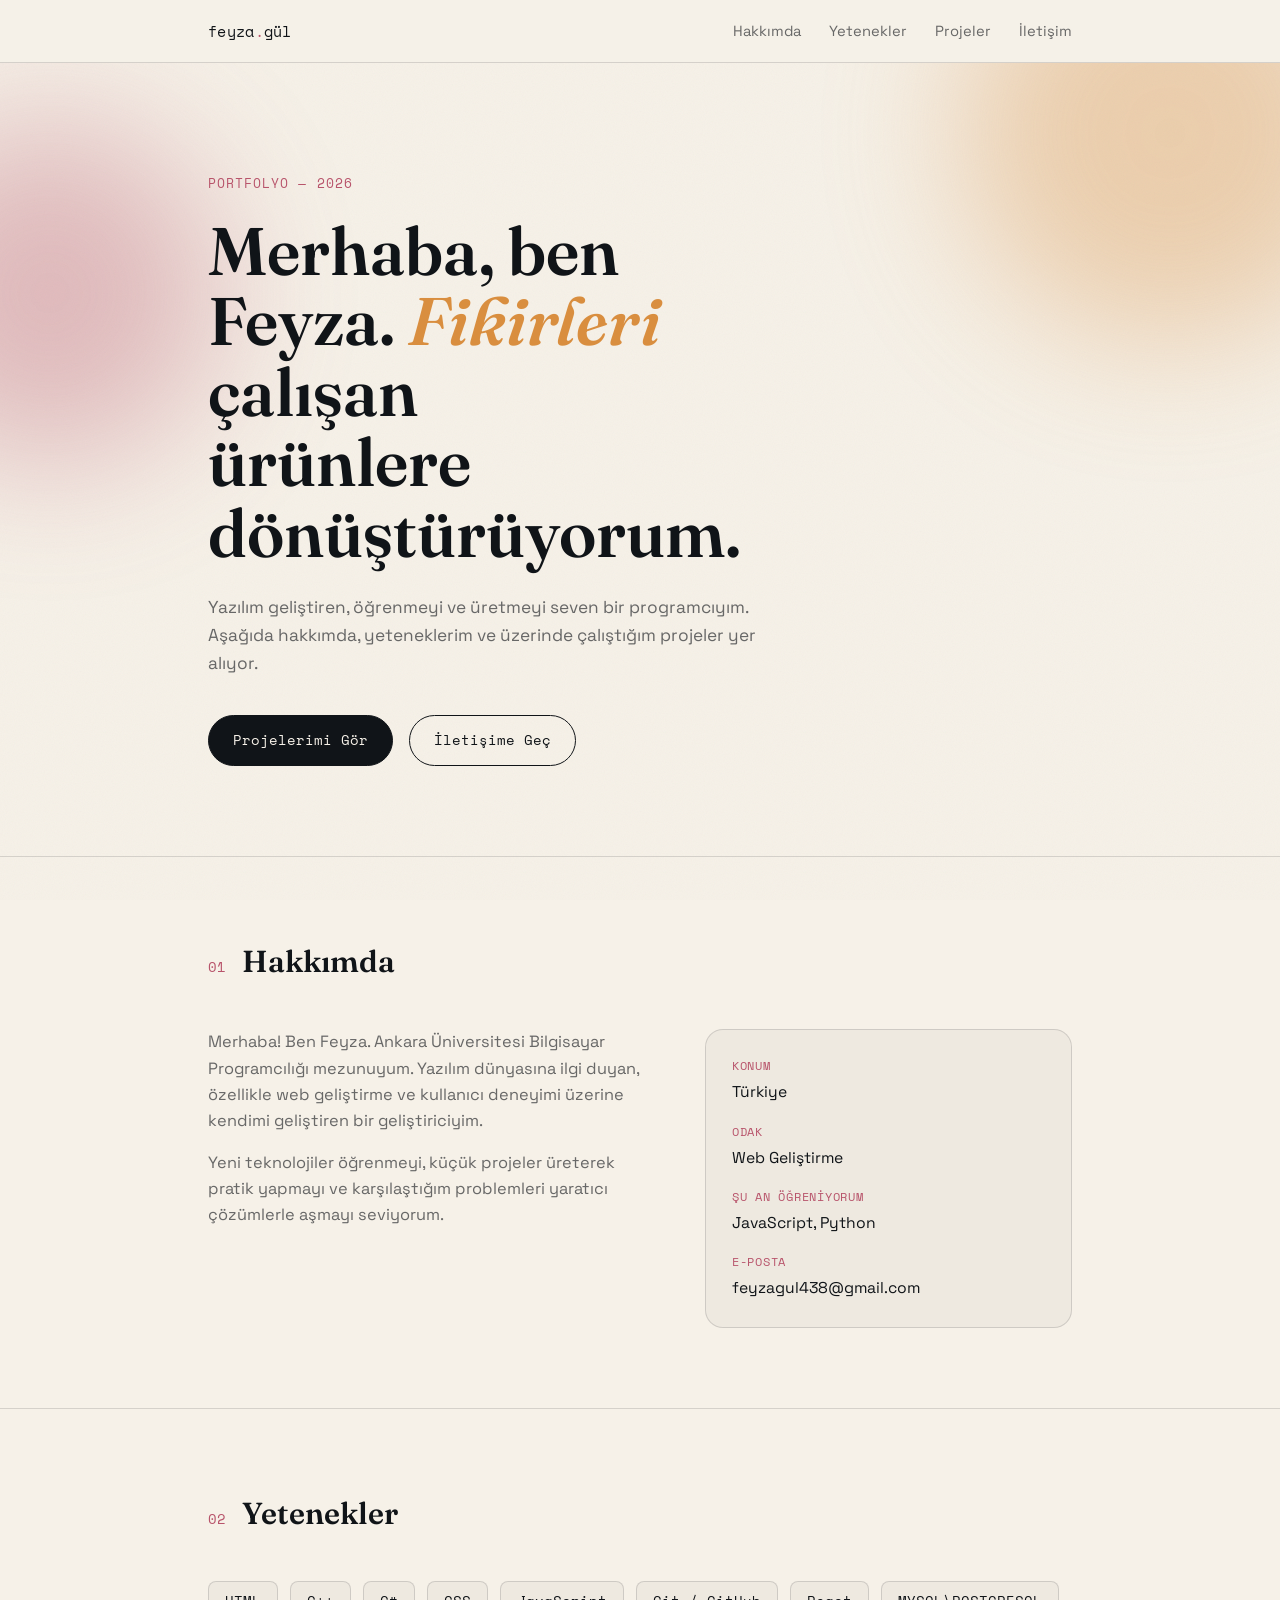
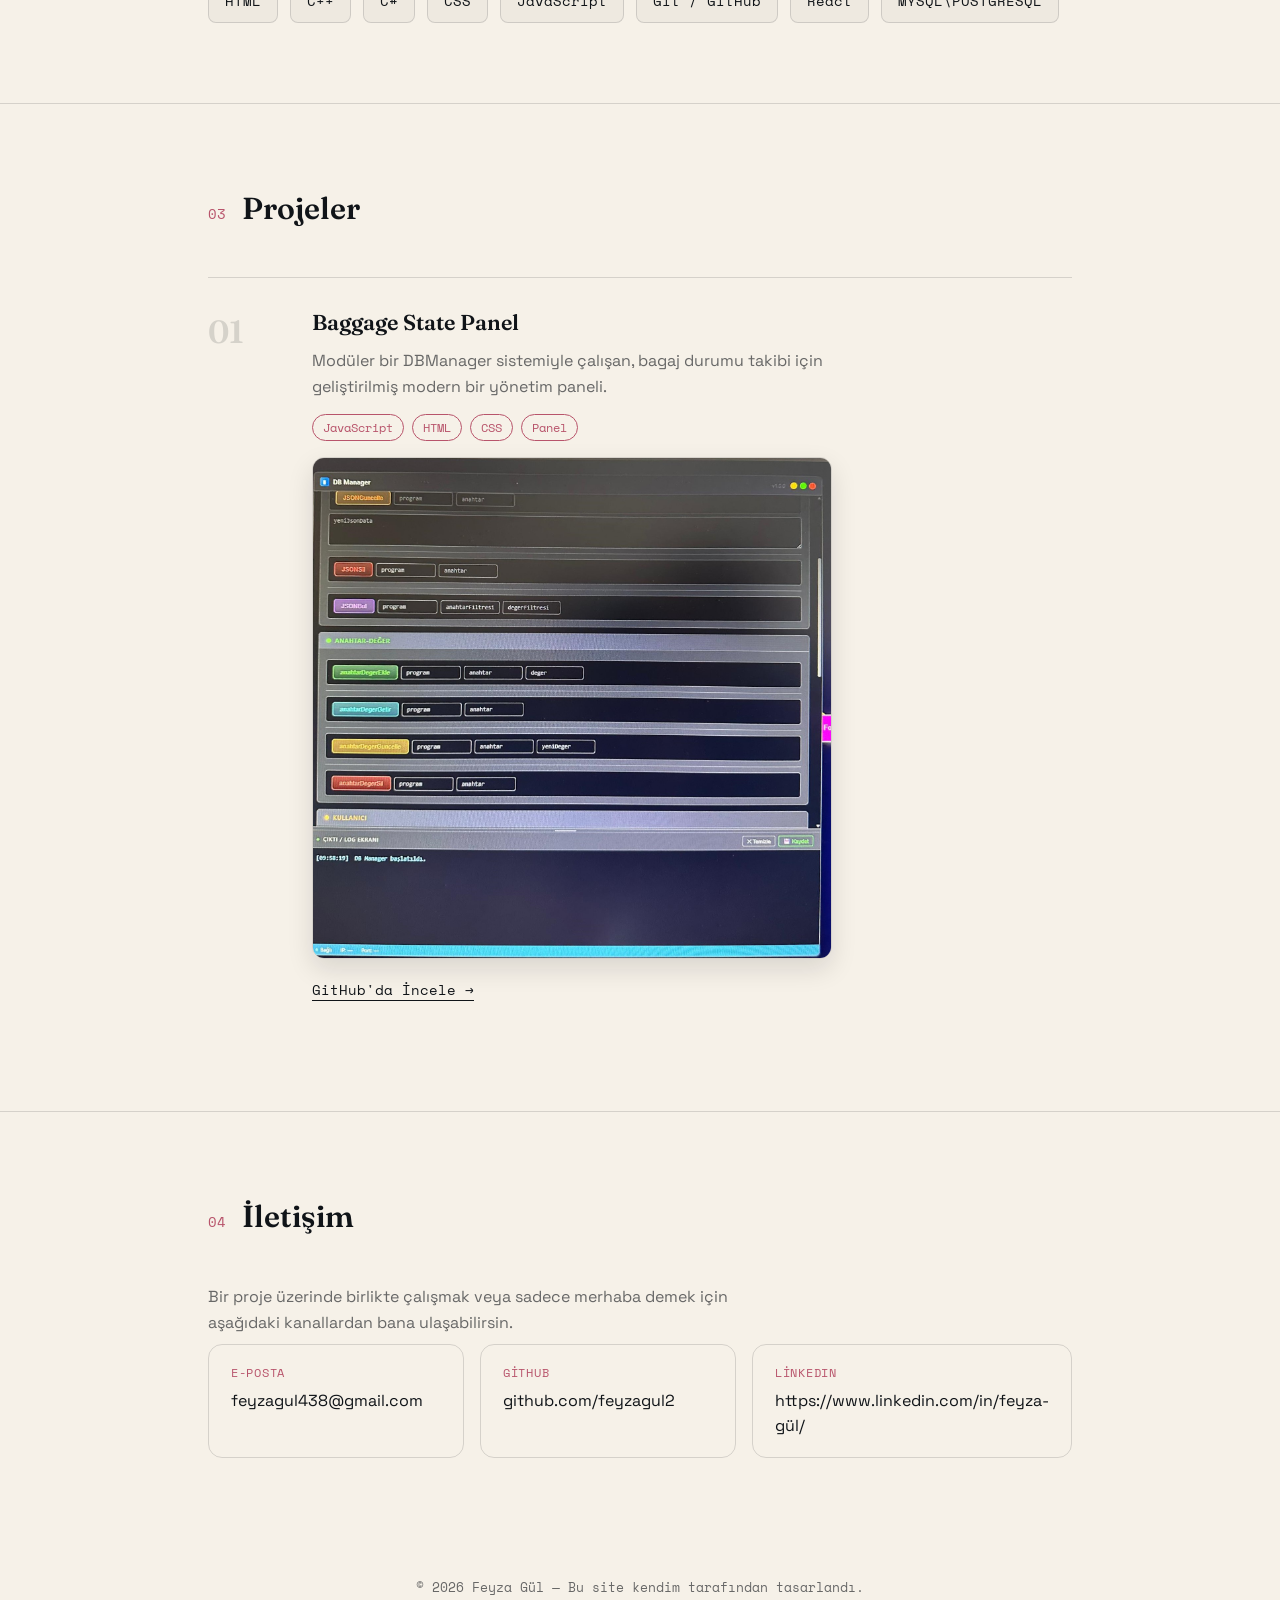
<file: index.html>
<!DOCTYPE html>
<html lang="tr">
<head>
<meta charset="UTF-8">
<meta name="viewport" content="width=device-width, initial-scale=1.0">
<title>Feyza Gül — Portfolyo</title>
<link rel="preconnect" href="https://fonts.googleapis.com">
<link href="https://fonts.googleapis.com/css2?family=Fraunces:opsz,wght@9..144,400;9..144,600;9..144,700&family=Space+Grotesk:wght@400;500;600&family=Space+Mono&display=swap" rel="stylesheet">
<link rel="stylesheet" href="style.css">
</head>
<body>

  <nav>
    <div class="wrap">
      <div class="logo">feyza<span>.</span>gül</div>
      <ul>
        <li><a href="#hakkimda">Hakkımda</a></li>
        <li><a href="#yetenekler">Yetenekler</a></li>
        <li><a href="#projeler">Projeler</a></li>
        <li><a href="#iletisim">İletişim</a></li>
      </ul>
    </div>
  </nav>

  <header class="hero">
    <div class="glow glow-amber"></div>
    <div class="glow glow-rose"></div>
    <div class="wrap">
      <span class="eyebrow">Portfolyo — 2026</span>
      <h1>Merhaba, ben Feyza. <em>Fikirleri</em> çalışan ürünlere dönüştürüyorum.</h1>
      <p class="hero-sub">
        <!-- Buraya kendini 2-3 cümleyle tanıt: kim olduğun, ne yaptığın, neyle ilgilendiğin. -->
        Yazılım geliştiren, öğrenmeyi ve üretmeyi seven bir programcıyım. Aşağıda hakkımda,
        yeteneklerim ve üzerinde çalıştığım projeler yer alıyor.
      </p>
      <div class="hero-actions">
        <a class="btn primary" href="#projeler">Projelerimi Gör</a>
        <a class="btn ghost" href="#iletisim">İletişime Geç</a>
      </div>
    </div>
  </header>

  <section id="hakkimda">
    <div class="wrap">
      <div class="section-head">
        <span class="section-num">01</span>
        <h2>Hakkımda</h2>
      </div>
      <div class="about-grid">
        <div>
          <!-- Buraya kendini daha detaylı anlat: eğitim, ilgi alanların, hedeflerin -->
          <p>
            Merhaba! Ben Feyza. Ankara Üniversitesi Bilgisayar Programcılığı mezunuyum. Yazılım dünyasına ilgi duyan, özellikle web geliştirme ve
            kullanıcı deneyimi üzerine kendimi geliştiren bir  geliştiriciyim.
          </p>
          <p>
            Yeni teknolojiler öğrenmeyi, küçük projeler üreterek pratik yapmayı ve
            karşılaştığım problemleri yaratıcı çözümlerle aşmayı seviyorum.
          </p>
        </div>
        <dl class="facts">
          <dt>Konum</dt>
          <dd>Türkiye</dd>
          <dt>Odak</dt>
          <dd>Web Geliştirme</dd>
          <dt>Şu an öğreniyorum</dt>
          <dd>JavaScript, Python</dd>
          <dt>E-posta</dt>
          <dd>feyzagul438@gmail.com</dd>
        </dl>
      </div>
    </div>
  </section>

  <section id="yetenekler">
    <div class="wrap">
      <div class="section-head">
        <span class="section-num">02</span>
        <h2>Yetenekler</h2>
      </div>
      <!-- Kendi yeteneklerine göre bu listeyi düzenle: ekleyip çıkarabilirsin -->
      <div class="skills">
        <span class="skill">HTML</span>
        <span class="skill">C++</span>
        <span class="skill">C#</span>
        <span class="skill">CSS</span>
        <span class="skill">JavaScript</span>
        <span class="skill">Git / GitHub</span>
        <span class="skill">React</span>
        <span class="skill">MYSQL\POSTGRESQL</span>
         </div>
    </div>
  </section>

  <section id="projeler">
    <div class="wrap">
      <div class="section-head">
        <span class="section-num">03</span>
        <h2>Projeler</h2>
      </div>

      <!-- Her proje için bu bloğu kopyalayıp düzenleyebilirsin -->
      <div class="project">
        <span class="project-index">01</span>
        <div>
          <h3>Baggage State Panel</h3>
          <p>
            Modüler bir DBManager sistemiyle çalışan, bagaj durumu takibi için
            geliştirilmiş modern bir yönetim paneli.
          </p>
          <div class="tags">
            <span class="tag">JavaScript</span>
            <span class="tag">HTML</span>
            <span class="tag">CSS</span>
            <span class="tag">Panel</span>
          </div>
          <!-- Görseli images klasörüne koyup dosya adını buraya yaz -->
          <img class="project-img" src="Db manager.jpeg" alt="Baggage State Panel ekran görüntüsü">
          <a class="project-link" href="https://github.com/feyzagul2/baggage-state-panel" target="_blank">GitHub'da İncele →</a>
        </div>
      </div>

  </section>

  <section id="iletisim">
    <div class="wrap">
      <div class="section-head">
        <span class="section-num">04</span>
        <h2>İletişim</h2>
      </div>
      <p style="color:var(--muted); max-width:52ch;">
        Bir proje üzerinde birlikte çalışmak veya sadece merhaba demek için
        aşağıdaki kanallardan bana ulaşabilirsin.
      </p>
      <div class="contact-links">
        <a class="contact-card" href="mailto:feyzagul438@gmail.com">
          <span class="label">E-posta</span>
          <span class="value">feyzagul438@gmail.com</span>
        </a>
        <a class="contact-card" href="https://github.com/feyzagul2" target="_blank">
          <span class="label">GitHub</span>
          <span class="value">github.com/feyzagul2</span>
        </a>
       <a class="contact-card" href="https://www.linkedin.com/in/feyza-gul/" target="_blank">
          <span class="label">LinkedIn</span>
          <span class="value">https://www.linkedin.com/in/feyza-gül/</span>
        </a>
      </div>
    </div>
  </section>

  <footer>
    © 2026 Feyza Gül — Bu site kendim tarafından tasarlandı.
  </footer>

  <script>
    // Butonlara tıklandığında tıklanan noktadan yayılan dalga efekti oluşturur
    document.querySelectorAll('.btn').forEach(function(btn){
      btn.addEventListener('click', function(e){
        var existing = btn.querySelector('.ripple');
        if(existing){ existing.remove(); }

        var rect = btn.getBoundingClientRect();
        var size = Math.max(rect.width, rect.height) * 2;
        var ripple = document.createElement('span');
        ripple.className = 'ripple';
        ripple.style.width = ripple.style.height = size + 'px';
        ripple.style.left = (e.clientX - rect.left - size / 2) + 'px';
        ripple.style.top = (e.clientY - rect.top - size / 2) + 'px';

        btn.appendChild(ripple);
        ripple.addEventListener('animationend', function(){ ripple.remove(); });
      });
    });
  </script>

</body>
</html>
</file>
<file: style.css>
:root{
    --ink:#101418;
    --paper:#f6f1e8;
    --amber:#d98e3f;
    --rose:#b8546b;
    --line: rgba(16,20,24,0.14);
    --muted: rgba(16,20,24,0.62);
  }

  *{ box-sizing:border-box; margin:0; padding:0; }

  html{ scroll-behavior:smooth; }

  body{
    background:var(--paper);
    color:var(--ink);
    font-family:'Space Grotesk', sans-serif;
    line-height:1.6;
    position:relative;
  }

  /* İnce grain dokusu — tüm sayfaya hafif doku katar */
  body::before{
    content:"";
    position:fixed;
    inset:0;
    z-index:1;
    pointer-events:none;
    opacity:0.045;
    background-image:url("data:image/svg+xml,%3Csvg xmlns='http://www.w3.org/2000/svg' width='140' height='140'%3E%3Cfilter id='n'%3E%3CfeTurbulence type='fractalNoise' baseFrequency='0.9' numOctaves='2' stitchTiles='stitch'/%3E%3C/filter%3E%3Crect width='100%25' height='100%25' filter='url(%23n)'/%3E%3C/svg%3E");
  }

  /* Hero arkasında yavaşça süzülen ışık lekeleri */
  .glow{
    position:absolute;
    z-index:0;
    border-radius:50%;
    filter:blur(70px);
    opacity:0.35;
    pointer-events:none;
  }
  .glow-amber{
    width:420px; height:420px;
    background:var(--amber);
    top:-140px; right:-100px;
    animation:drift1 16s ease-in-out infinite;
  }
  .glow-rose{
    width:340px; height:340px;
    background:var(--rose);
    top:60px; left:-120px;
    animation:drift2 20s ease-in-out infinite;
  }
  @keyframes drift1{
    0%,100%{ transform:translate(0,0) scale(1); }
    50%{ transform:translate(-40px,50px) scale(1.15); }
  }
  @keyframes drift2{
    0%,100%{ transform:translate(0,0) scale(1); }
    50%{ transform:translate(50px,-30px) scale(1.1); }
  }
  @media (prefers-reduced-motion: reduce){
    .glow{ animation:none; }
  }

  ::selection{ background:var(--amber); color:var(--paper); }

  a{ color:inherit; text-decoration:none; }

  .wrap{
    max-width:920px;
    margin:0 auto;
    padding:0 28px;
  }

  /* ---------- NAV ---------- */
  nav{
    position:sticky; top:0; z-index:10;
    background:rgba(246,241,232,0.9);
    backdrop-filter:blur(6px);
    border-bottom:1px solid var(--line);
  }
  nav .wrap{
    display:flex; justify-content:space-between; align-items:center;
    padding-top:18px; padding-bottom:18px;
  }
  .logo{
    font-family:'Space Mono', monospace;
    font-size:0.95rem;
    letter-spacing:0.02em;
  }
  .logo span{ color:var(--rose); }
  nav ul{
    list-style:none;
    display:flex; gap:28px;
  }
  nav a{
    font-size:0.92rem;
    color:var(--muted);
    transition:color 0.2s;
  }
  nav a:hover{ color:var(--ink); }

  /* ---------- HERO ---------- */
  header.hero{
    padding:110px 0 90px;
    border-bottom:1px solid var(--line);
    position:relative;
    overflow:hidden;
  }
  header.hero .wrap{ position:relative; z-index:2; }
  .eyebrow{
    font-family:'Space Mono', monospace;
    font-size:0.82rem;
    color:var(--rose);
    letter-spacing:0.08em;
    text-transform:uppercase;
    margin-bottom:22px;
    display:block;
  }
  h1{
    font-family:'Fraunces', serif;
    font-weight:600;
    font-size:clamp(2.4rem, 6vw, 4.2rem);
    line-height:1.05;
    max-width:11ch;
  }
  h1 em{
    font-style:italic;
    color:var(--amber);
  }
  .hero-sub{
    margin-top:26px;
    max-width:52ch;
    font-size:1.08rem;
    color:var(--muted);
  }
  .hero-actions{
    margin-top:38px;
    display:flex; gap:16px; flex-wrap:wrap;
  }
  .btn{
    position:relative;
    overflow:hidden;
    font-family:'Space Mono', monospace;
    font-size:0.88rem;
    padding:13px 24px;
    border-radius:999px;
    border:1px solid var(--ink);
    transition:transform 0.15s ease, background 0.15s ease, color 0.15s ease, box-shadow 0.15s ease;
    display:inline-block;
    cursor:pointer;
  }
  .btn.primary{ background:var(--ink); color:var(--paper); }
  .btn.primary:hover{ transform:translateY(-2px); box-shadow:0 8px 20px rgba(16,20,24,0.25); }
  .btn.ghost:hover{ background:var(--ink); color:var(--paper); transform:translateY(-2px); box-shadow:0 8px 20px rgba(16,20,24,0.18); }
  .btn:active{ transform:translateY(0) scale(0.96); }

  /* Tıklandığında yayılan dalga efekti */
  .ripple{
    position:absolute;
    border-radius:50%;
    background:rgba(217,142,63,0.55);
    transform:scale(0);
    animation:ripple-effect 0.6s ease-out;
    pointer-events:none;
  }
  .btn.primary .ripple{ background:rgba(246,241,232,0.45); }
  @keyframes ripple-effect{
    to{ transform:scale(1); opacity:0; }
  }

  /* ---------- SECTION GENERIC ---------- */
  section{ padding:80px 0; border-bottom:1px solid var(--line); scroll-margin-top:90px; }
  section:last-of-type{ border-bottom:none; }

  .section-head{
    display:flex; align-items:baseline; gap:16px;
    margin-bottom:44px;
  }
  .section-num{
    font-family:'Space Mono', monospace;
    color:var(--rose);
    font-size:0.85rem;
  }
  h2{
    font-family:'Fraunces', serif;
    font-weight:600;
    font-size:1.9rem;
  }

  /* ---------- ABOUT ---------- */
  .about-grid{
    display:grid;
    grid-template-columns:1.1fr 0.9fr;
    gap:48px;
    align-items:start;
  }
  .about-grid p{ color:var(--muted); margin-bottom:16px; font-size:1.02rem; }
  .facts{
    border:1px solid var(--line);
    border-radius:18px;
    padding:26px;
    background:rgba(16,20,24,0.03);
  }
  .facts dt{
    font-family:'Space Mono', monospace;
    font-size:0.78rem;
    color:var(--rose);
    text-transform:uppercase;
    letter-spacing:0.06em;
    margin-top:16px;
  }
  .facts dt:first-child{ margin-top:0; }
  .facts dd{ font-size:0.98rem; margin-top:4px; }

  /* ---------- SKILLS ---------- */
  .skills{
    display:flex; flex-wrap:wrap; gap:12px;
  }
  .skill{
    font-family:'Space Mono', monospace;
    font-size:0.85rem;
    padding:9px 16px;
    border:1px solid var(--line);
    border-radius:8px;
    background:rgba(16,20,24,0.03);
  }

  /* ---------- PROJECTS ---------- */
  .project{
    display:grid;
    grid-template-columns:80px 1fr;
    gap:24px;
    padding:28px 0;
    border-top:1px solid var(--line);
  }
  .project:first-of-type{ border-top:none; }
  .project-index{
    font-family:'Fraunces', serif;
    font-size:2rem;
    color:var(--line);
    font-weight:600;
  }
  .project h3{
    font-family:'Fraunces', serif;
    font-size:1.35rem;
    font-weight:600;
    margin-bottom:8px;
  }
  .project p{ color:var(--muted); margin-bottom:14px; max-width:60ch; }
  .tags{ display:flex; gap:8px; flex-wrap:wrap; margin-bottom:14px; }
  .tag{
    font-family:'Space Mono', monospace;
    font-size:0.75rem;
    color:var(--rose);
    border:1px solid var(--rose);
    border-radius:999px;
    padding:3px 10px;
  }
  .project-img{
    display:block;
    width:100%;
    max-width:520px;
    border-radius:12px;
    border:1px solid var(--line);
    margin:16px 0 18px;
    box-shadow:0 10px 26px rgba(16,20,24,0.12);
    transition:transform 0.25s ease, box-shadow 0.25s ease;
  }
  .project-img:hover{
    transform:translateY(-4px);
    box-shadow:0 16px 34px rgba(16,20,24,0.18);
  }
  .project-link{
    font-family:'Space Mono', monospace;
    font-size:0.85rem;
    border-bottom:1px solid var(--ink);
  }

  /* ---------- CONTACT ---------- */
  .contact-links{
    display:flex; flex-wrap:wrap; gap:16px;
    margin-top:8px;
  }
  .contact-card{
    border:1px solid var(--line);
    border-radius:14px;
    padding:18px 22px;
    flex:1 1 220px;
    transition:transform 0.15s ease, border-color 0.15s ease;
  }
  .contact-card:hover{ transform:translateY(-3px); border-color:var(--ink); }
  .contact-card .label{
    font-family:'Space Mono', monospace;
    font-size:0.75rem;
    color:var(--rose);
    text-transform:uppercase;
    letter-spacing:0.06em;
    display:block;
    margin-bottom:6px;
  }
  .contact-card .value{ font-size:1rem; }

  footer{
    padding:40px 0 60px;
    font-family:'Space Mono', monospace;
    font-size:0.8rem;
    color:var(--muted);
    text-align:center;
  }

  @media (max-width:720px){
    .about-grid{ grid-template-columns:1fr; }
    .project{ grid-template-columns:1fr; }
    .project-index{ font-size:1.3rem; }
  }
</file>
